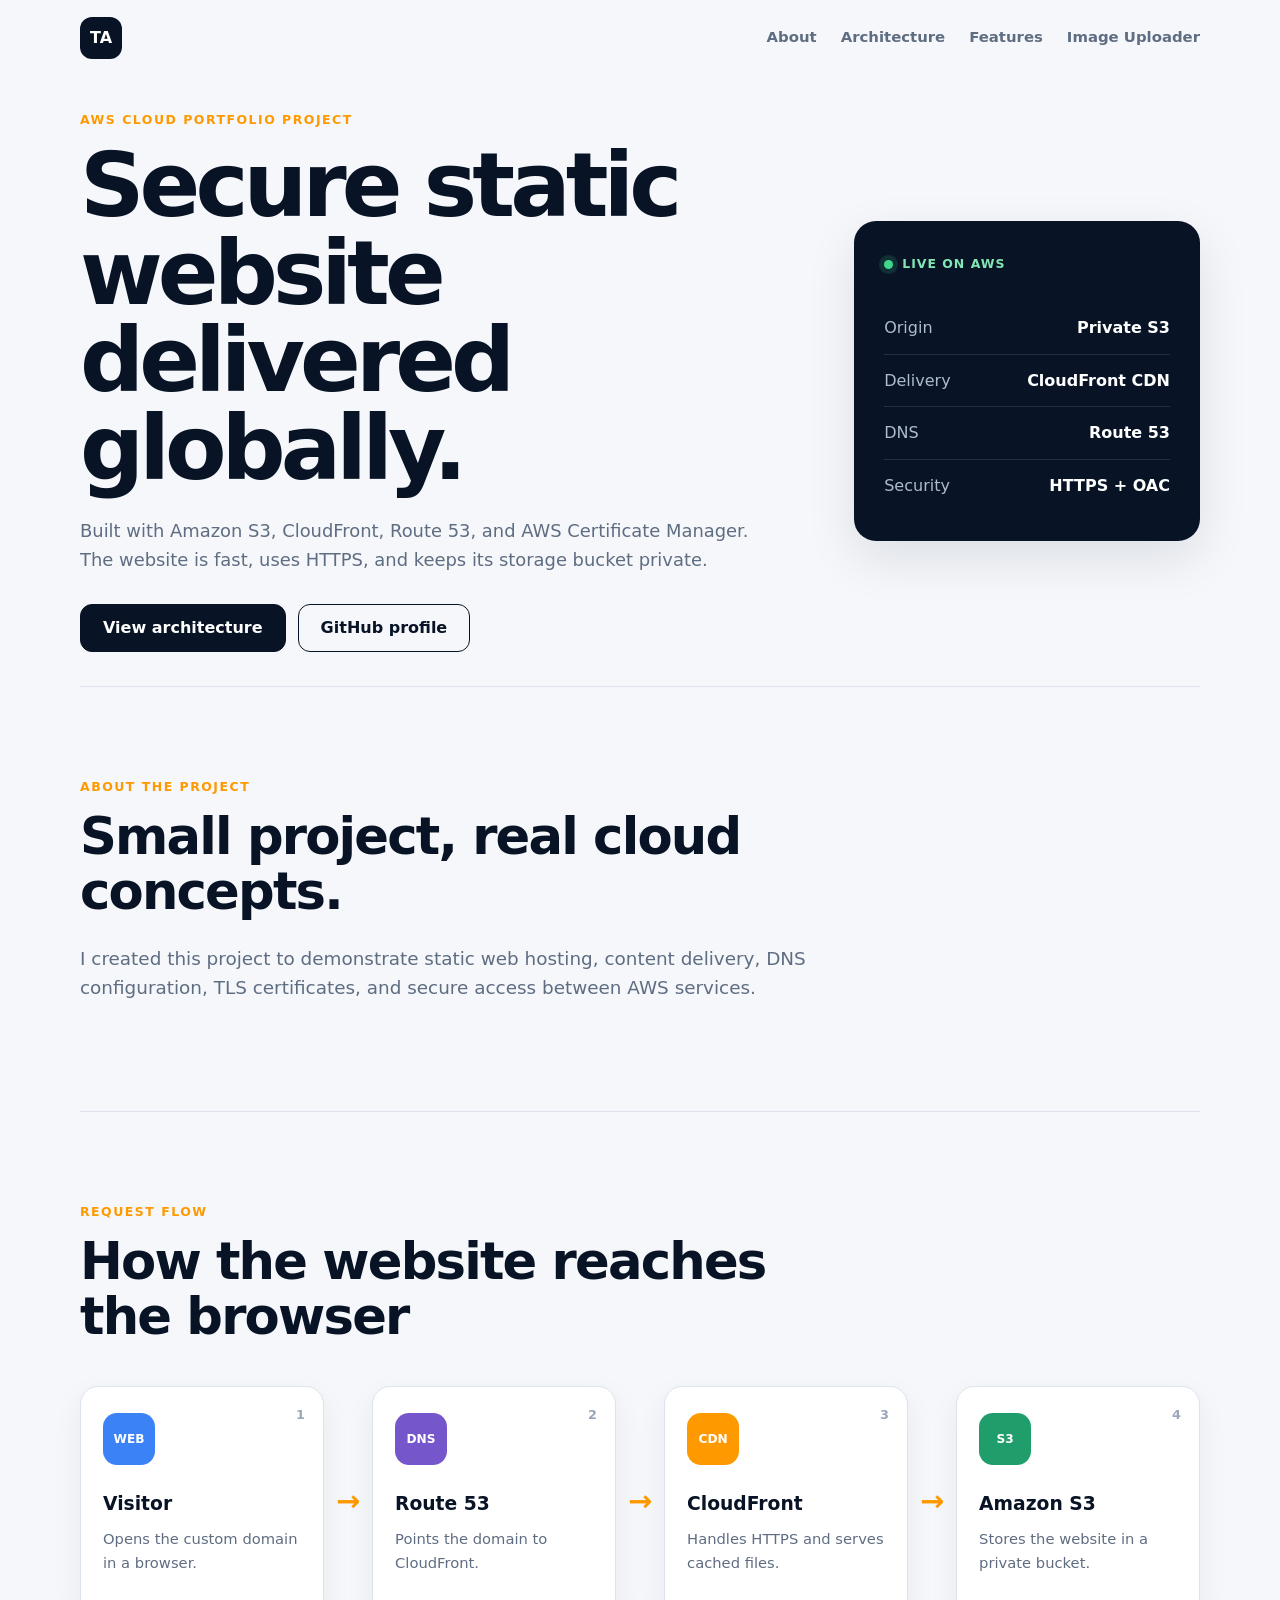
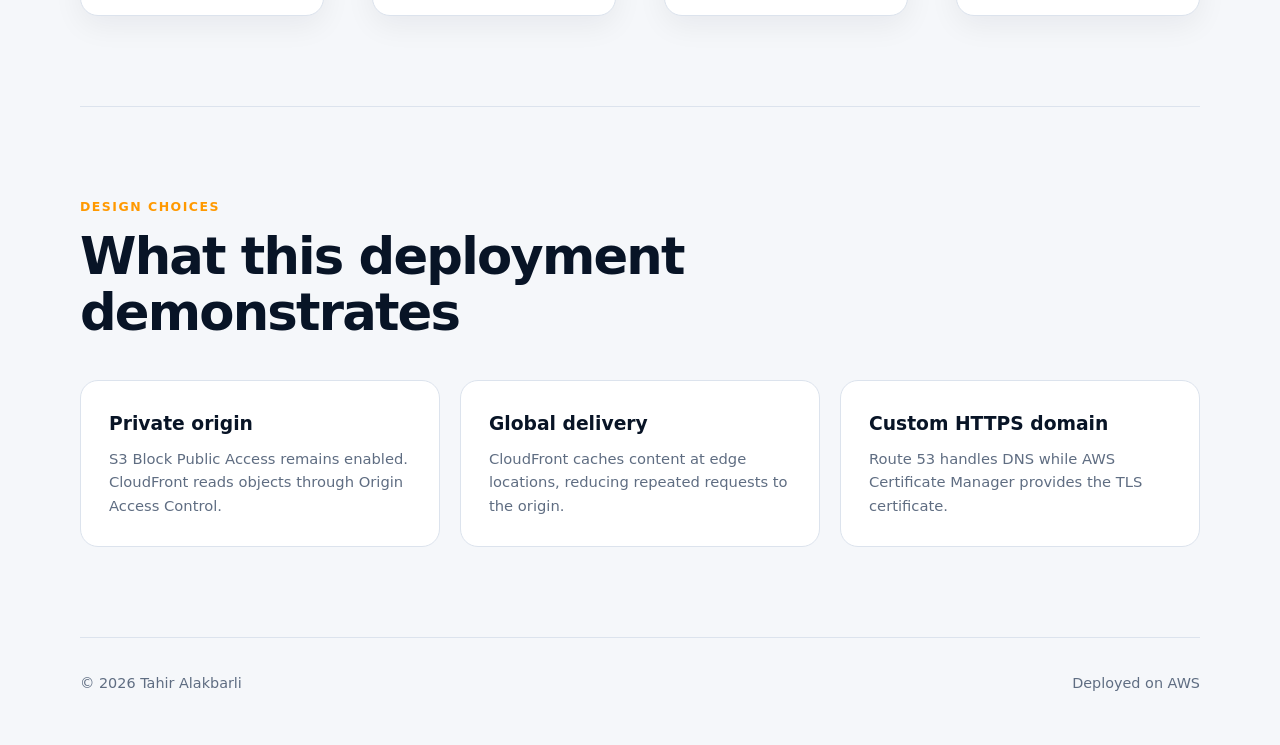
<file: frontend/index.html>
<!DOCTYPE html>
<html lang="en">
<head>
  <meta charset="UTF-8">
  <meta name="viewport" content="width=device-width, initial-scale=1.0">
  <meta name="description" content="Tahir Alakbarli's secure AWS static website project using S3, CloudFront, Route 53, and ACM.">
  <title>Tahir Alakbarli | AWS Cloud Project</title>
  <link rel="stylesheet" href="styles.css">
  <script src="script.js" defer></script>
</head>
<body>
  <header class="site-header">
    <a class="brand" href="#top" aria-label="Go to the top">TA</a>
    <nav aria-label="Main navigation">
      <a href="#about">About</a>
      <a href="#architecture">Architecture</a>
      <a href="#features">Features</a>
      <a href="uploader.html">Image Uploader</a>
    </nav>
  </header>

  <main id="top">
    <section class="hero">
      <div class="hero-copy">
        <p class="eyebrow">AWS CLOUD PORTFOLIO PROJECT</p>
        <h1>Secure static website delivered globally.</h1>
        <p class="hero-text">
          Built with Amazon S3, CloudFront, Route 53, and AWS Certificate Manager.
          The website is fast, uses HTTPS, and keeps its storage bucket private.
        </p>
        <div class="hero-actions">
          <a class="button primary" href="#architecture">View architecture</a>
          <!-- Replace your-username below with your real GitHub username. -->
          <a class="button secondary" href="https://github.com/your-username" target="_blank" rel="noopener noreferrer">GitHub profile</a>
        </div>
      </div>

      <aside class="status-card" aria-label="Project status">
        <span class="status"><span class="status-dot"></span> LIVE ON AWS</span>
        <dl>
          <div><dt>Origin</dt><dd>Private S3</dd></div>
          <div><dt>Delivery</dt><dd>CloudFront CDN</dd></div>
          <div><dt>DNS</dt><dd>Route 53</dd></div>
          <div><dt>Security</dt><dd>HTTPS + OAC</dd></div>
        </dl>
      </aside>
    </section>

    <section id="about" class="section">
      <div class="section-heading">
        <p class="eyebrow">ABOUT THE PROJECT</p>
        <h2>Small project, real cloud concepts.</h2>
      </div>
      <p class="section-intro">
        I created this project to demonstrate static web hosting, content delivery,
        DNS configuration, TLS certificates, and secure access between AWS services.
      </p>
    </section>

    <section id="architecture" class="section architecture-section">
      <div class="section-heading">
        <p class="eyebrow">REQUEST FLOW</p>
        <h2>How the website reaches the browser</h2>
      </div>

      <div class="architecture" aria-label="AWS website architecture">
        <article class="service-card">
          <span class="service-number">1</span>
          <div class="service-icon blue">WEB</div>
          <h3>Visitor</h3>
          <p>Opens the custom domain in a browser.</p>
        </article>
        <span class="arrow" aria-hidden="true">&rarr;</span>
        <article class="service-card">
          <span class="service-number">2</span>
          <div class="service-icon purple">DNS</div>
          <h3>Route 53</h3>
          <p>Points the domain to CloudFront.</p>
        </article>
        <span class="arrow" aria-hidden="true">&rarr;</span>
        <article class="service-card">
          <span class="service-number">3</span>
          <div class="service-icon orange">CDN</div>
          <h3>CloudFront</h3>
          <p>Handles HTTPS and serves cached files.</p>
        </article>
        <span class="arrow" aria-hidden="true">&rarr;</span>
        <article class="service-card">
          <span class="service-number">4</span>
          <div class="service-icon green">S3</div>
          <h3>Amazon S3</h3>
          <p>Stores the website in a private bucket.</p>
        </article>
      </div>
    </section>

    <section id="features" class="section">
      <div class="section-heading">
        <p class="eyebrow">DESIGN CHOICES</p>
        <h2>What this deployment demonstrates</h2>
      </div>
      <div class="feature-grid">
        <article>
          <h3>Private origin</h3>
          <p>S3 Block Public Access remains enabled. CloudFront reads objects through Origin Access Control.</p>
        </article>
        <article>
          <h3>Global delivery</h3>
          <p>CloudFront caches content at edge locations, reducing repeated requests to the origin.</p>
        </article>
        <article>
          <h3>Custom HTTPS domain</h3>
          <p>Route 53 handles DNS while AWS Certificate Manager provides the TLS certificate.</p>
        </article>
      </div>
    </section>
  </main>

  <footer>
    <p>&copy; <span id="year"></span> Tahir Alakbarli</p>
    <p>Deployed on AWS</p>
  </footer>
</body>
</html>
</file>
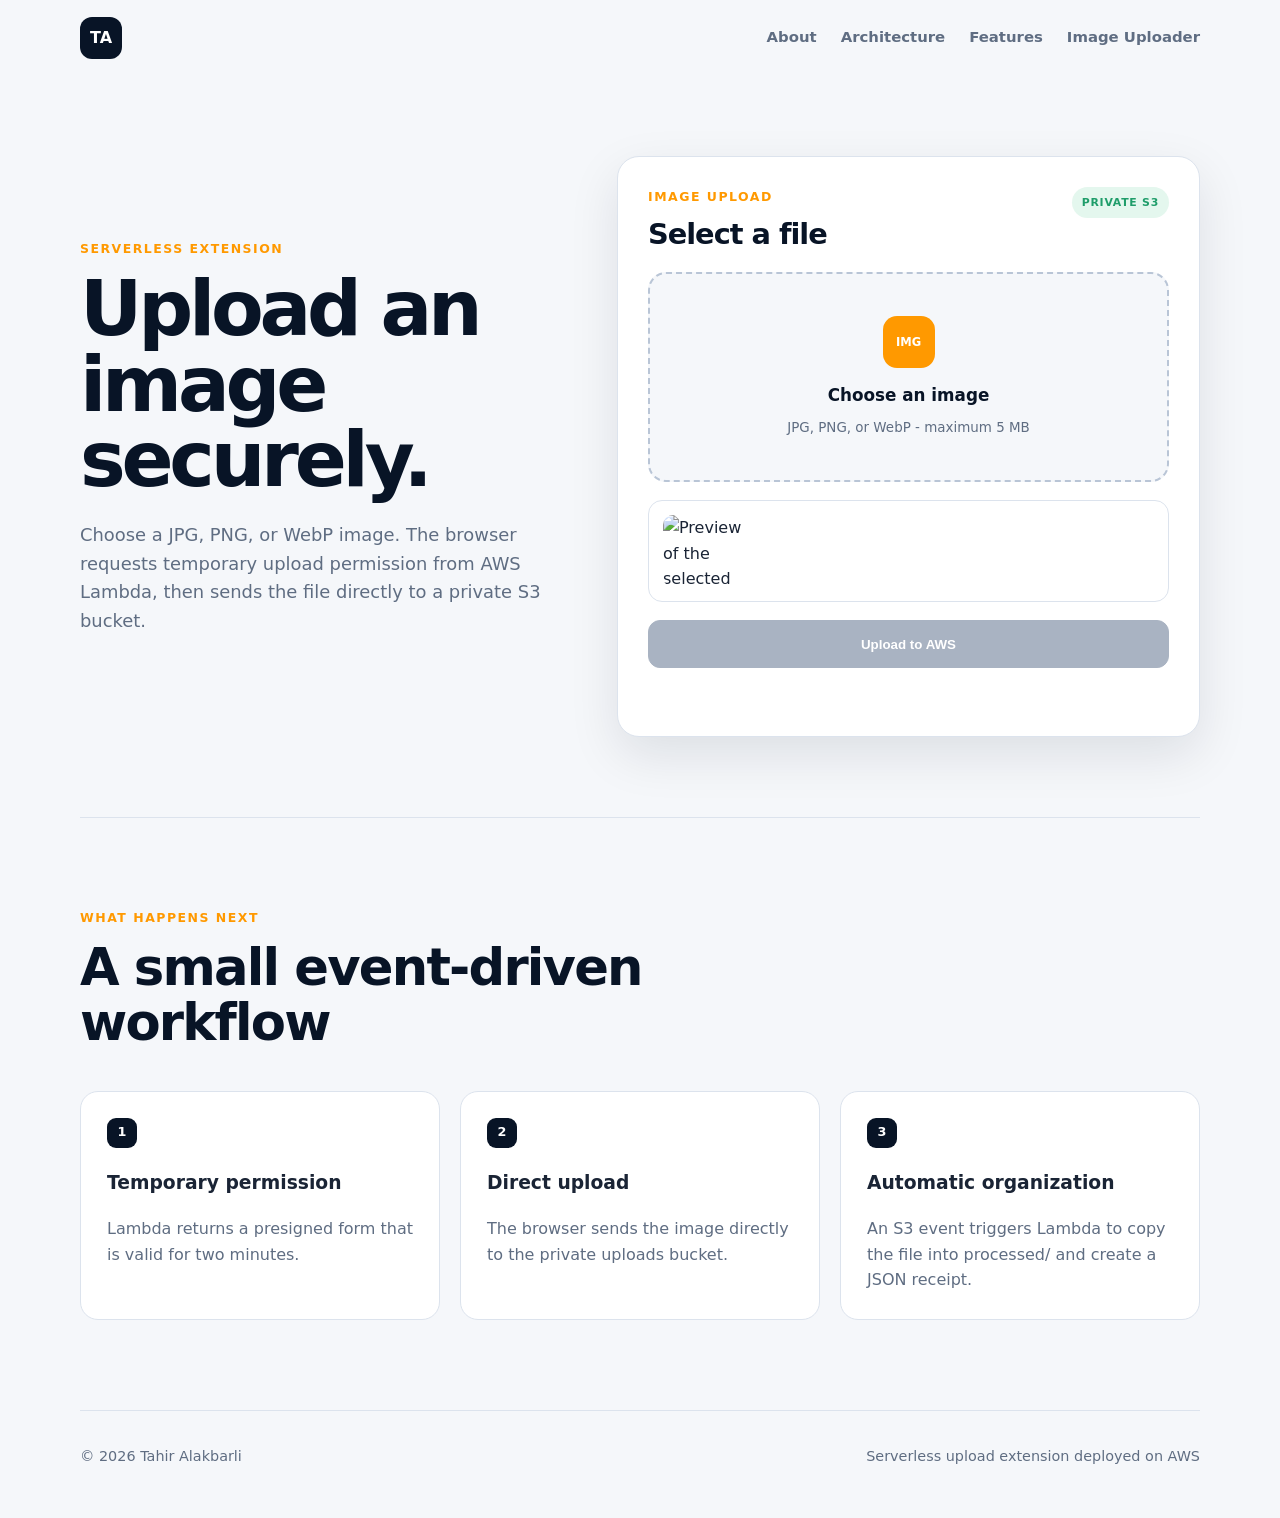
<file: frontend/uploader.html>
<!DOCTYPE html>
<html lang="en">
<head>
  <meta charset="UTF-8">
  <meta name="viewport" content="width=device-width, initial-scale=1.0">
  <meta name="description" content="A serverless image uploader built with AWS Lambda and Amazon S3.">
  <title>Image Uploader | Tahir Alakbarli</title>
  <link rel="stylesheet" href="styles.css">
  <link rel="stylesheet" href="uploader.css">
  <script src="uploader.js" defer></script>
</head>
<body>
  <header class="site-header">
    <a class="brand" href="index.html" aria-label="Return to the homepage">TA</a>
    <nav aria-label="Main navigation">
      <a href="index.html#about">About</a>
      <a href="index.html#architecture">Architecture</a>
      <a href="index.html#features">Features</a>
      <a href="uploader.html" aria-current="page">Image Uploader</a>
    </nav>
  </header>

  <main id="top">
    <section class="uploader-hero">
      <div class="section-heading">
        <p class="eyebrow">SERVERLESS EXTENSION</p>
        <h1>Upload an image securely.</h1>
        <p class="hero-text">
          Choose a JPG, PNG, or WebP image. The browser requests temporary upload
          permission from AWS Lambda, then sends the file directly to a private S3 bucket.
        </p>
      </div>

      <section class="upload-card" aria-labelledby="upload-title">
        <div class="upload-card-heading">
          <div>
            <p class="eyebrow">IMAGE UPLOAD</p>
            <h2 id="upload-title">Select a file</h2>
          </div>
          <span class="secure-badge">PRIVATE S3</span>
        </div>

        <label class="drop-zone" for="image-input" id="drop-zone">
          <span class="upload-icon" aria-hidden="true">IMG</span>
          <strong>Choose an image</strong>
          <span>JPG, PNG, or WebP - maximum 5 MB</span>
          <input id="image-input" type="file" accept="image/jpeg,image/png,image/webp">
        </label>

        <div class="preview-panel" id="preview-panel" hidden>
          <img id="image-preview" alt="Preview of the selected image">
          <div class="file-details">
            <strong id="file-name"></strong>
            <span id="file-size"></span>
          </div>
        </div>

        <button class="button primary upload-button" id="upload-button" type="button" disabled>
          Upload to AWS
        </button>

        <div class="upload-status" id="upload-status" role="status" aria-live="polite"></div>
      </section>
    </section>

    <section class="section process-section">
      <div class="section-heading">
        <p class="eyebrow">WHAT HAPPENS NEXT</p>
        <h2>A small event-driven workflow</h2>
      </div>
      <div class="process-grid">
        <article>
          <span>1</span>
          <h3>Temporary permission</h3>
          <p>Lambda returns a presigned form that is valid for two minutes.</p>
        </article>
        <article>
          <span>2</span>
          <h3>Direct upload</h3>
          <p>The browser sends the image directly to the private uploads bucket.</p>
        </article>
        <article>
          <span>3</span>
          <h3>Automatic organization</h3>
          <p>An S3 event triggers Lambda to copy the file into processed/ and create a JSON receipt.</p>
        </article>
      </div>
    </section>
  </main>

  <footer>
    <p>&copy; <span id="year"></span> Tahir Alakbarli</p>
    <p>Serverless upload extension deployed on AWS</p>
  </footer>
</body>
</html>
</file>
<file: frontend/styles.css>
:root {
  --navy: #081426;
  --navy-light: #12243e;
  --paper: #f5f7fa;
  --white: #ffffff;
  --text: #1a2435;
  --muted: #5f6d82;
  --line: #dce3ed;
  --orange: #ff9900;
  --blue: #3b82f6;
  --purple: #7657cb;
  --green: #1f9d6a;
  --shadow: 0 18px 50px rgba(8, 20, 38, 0.10);
}

* {
  box-sizing: border-box;
}

html {
  scroll-behavior: smooth;
}

body {
  margin: 0;
  background: var(--paper);
  color: var(--text);
  font-family: Inter, ui-sans-serif, system-ui, -apple-system, BlinkMacSystemFont, "Segoe UI", sans-serif;
  line-height: 1.6;
}

a {
  color: inherit;
}

.site-header {
  width: min(1120px, calc(100% - 40px));
  margin: 0 auto;
  min-height: 76px;
  display: flex;
  align-items: center;
  justify-content: space-between;
}

.brand {
  display: grid;
  place-items: center;
  width: 42px;
  height: 42px;
  border-radius: 12px;
  background: var(--navy);
  color: var(--white);
  font-weight: 800;
  text-decoration: none;
}

nav {
  display: flex;
  gap: 24px;
}

nav a {
  color: var(--muted);
  font-size: 0.93rem;
  font-weight: 650;
  text-decoration: none;
}

nav a:hover,
nav a:focus-visible {
  color: var(--orange);
}

main,
footer {
  width: min(1120px, calc(100% - 40px));
  margin: 0 auto;
}

.hero {
  min-height: 610px;
  display: grid;
  grid-template-columns: 1.35fr 0.65fr;
  gap: 56px;
  align-items: center;
}

.eyebrow {
  margin: 0 0 12px;
  color: var(--orange);
  font-size: 0.78rem;
  font-weight: 850;
  letter-spacing: 0.12em;
}

h1,
h2,
h3,
p {
  margin-top: 0;
}

h1 {
  max-width: 760px;
  margin-bottom: 24px;
  color: var(--navy);
  font-size: clamp(2.8rem, 7vw, 5.6rem);
  line-height: 0.98;
  letter-spacing: -0.055em;
}

.hero-text {
  max-width: 680px;
  color: var(--muted);
  font-size: 1.12rem;
}

.hero-actions {
  display: flex;
  flex-wrap: wrap;
  gap: 12px;
  margin-top: 30px;
}

.button {
  display: inline-flex;
  align-items: center;
  justify-content: center;
  min-height: 48px;
  padding: 0 22px;
  border: 1px solid var(--navy);
  border-radius: 12px;
  font-weight: 750;
  text-decoration: none;
  transition: transform 160ms ease, box-shadow 160ms ease;
}

.button:hover {
  transform: translateY(-2px);
  box-shadow: var(--shadow);
}

.primary {
  background: var(--navy);
  color: var(--white);
}

.secondary {
  background: transparent;
  color: var(--navy);
}

.status-card {
  padding: 30px;
  border-radius: 22px;
  background: var(--navy);
  color: var(--white);
  box-shadow: var(--shadow);
}

.status {
  display: inline-flex;
  align-items: center;
  gap: 9px;
  color: #83e7b5;
  font-size: 0.78rem;
  font-weight: 800;
  letter-spacing: 0.08em;
}

.status-dot {
  width: 9px;
  height: 9px;
  border-radius: 50%;
  background: #41d78b;
  box-shadow: 0 0 0 5px rgba(65, 215, 139, 0.14);
}

.status-card dl {
  margin: 26px 0 0;
}

.status-card dl div {
  display: flex;
  justify-content: space-between;
  gap: 20px;
  padding: 13px 0;
  border-bottom: 1px solid rgba(255, 255, 255, 0.11);
}

.status-card dl div:last-child {
  border-bottom: 0;
}

.status-card dt {
  color: #aebbd0;
}

.status-card dd {
  margin: 0;
  font-weight: 750;
  text-align: right;
}

.section {
  padding: 90px 0;
  border-top: 1px solid var(--line);
}

.section-heading {
  max-width: 760px;
}

h2 {
  margin-bottom: 24px;
  color: var(--navy);
  font-size: clamp(2rem, 4vw, 3.2rem);
  line-height: 1.08;
  letter-spacing: -0.035em;
}

.section-intro {
  max-width: 790px;
  color: var(--muted);
  font-size: 1.15rem;
}

.architecture {
  display: grid;
  grid-template-columns: 1fr auto 1fr auto 1fr auto 1fr;
  gap: 12px;
  align-items: center;
  margin-top: 42px;
}

.service-card {
  position: relative;
  min-height: 230px;
  padding: 26px 22px;
  border: 1px solid var(--line);
  border-radius: 18px;
  background: var(--white);
  box-shadow: 0 10px 30px rgba(8, 20, 38, 0.06);
}

.service-number {
  position: absolute;
  top: 18px;
  right: 18px;
  color: #9aa7ba;
  font-size: 0.8rem;
  font-weight: 800;
}

.service-icon {
  display: grid;
  place-items: center;
  width: 52px;
  height: 52px;
  margin-bottom: 24px;
  border-radius: 14px;
  color: var(--white);
  font-size: 0.76rem;
  font-weight: 900;
}

.blue { background: var(--blue); }
.purple { background: var(--purple); }
.orange { background: var(--orange); }
.green { background: var(--green); }

.service-card h3,
.feature-grid h3 {
  margin-bottom: 8px;
  color: var(--navy);
}

.service-card p,
.feature-grid p {
  margin-bottom: 0;
  color: var(--muted);
  font-size: 0.92rem;
}

.arrow {
  color: var(--orange);
  font-size: 1.8rem;
  font-weight: 900;
}

.feature-grid {
  display: grid;
  grid-template-columns: repeat(3, 1fr);
  gap: 20px;
  margin-top: 40px;
}

.feature-grid article {
  padding: 28px;
  border: 1px solid var(--line);
  border-radius: 18px;
  background: var(--white);
}

footer {
  display: flex;
  justify-content: space-between;
  gap: 20px;
  padding: 34px 0 50px;
  border-top: 1px solid var(--line);
  color: var(--muted);
  font-size: 0.9rem;
}

footer p {
  margin: 0;
}

@media (max-width: 900px) {
  .hero {
    grid-template-columns: 1fr;
    gap: 30px;
    padding: 70px 0 90px;
  }

  .status-card {
    max-width: 520px;
  }

  .architecture {
    grid-template-columns: 1fr;
  }

  .arrow {
    justify-self: center;
    transform: rotate(90deg);
  }

  .service-card {
    min-height: auto;
  }

  .feature-grid {
    grid-template-columns: 1fr;
  }
}

@media (max-width: 620px) {
  .site-header {
    min-height: 68px;
  }

  nav {
    gap: 14px;
  }

  nav a {
    font-size: 0.78rem;
  }

  .hero {
    min-height: auto;
  }

  .section {
    padding: 70px 0;
  }

  footer {
    flex-direction: column;
  }
}
</file>
<file: frontend/uploader.css>
.uploader-hero {
  min-height: 680px;
  display: grid;
  grid-template-columns: 0.9fr 1.1fr;
  gap: 60px;
  align-items: center;
  padding: 80px 0;
}

.uploader-hero h1 {
  font-size: clamp(2.8rem, 6vw, 5.2rem);
}

.upload-card {
  padding: 30px;
  border: 1px solid var(--line);
  border-radius: 22px;
  background: var(--white);
  box-shadow: var(--shadow);
}

.upload-card-heading {
  display: flex;
  align-items: flex-start;
  justify-content: space-between;
  gap: 20px;
  margin-bottom: 22px;
}

.upload-card-heading h2 {
  margin: 0;
  font-size: 1.8rem;
}

.secure-badge {
  padding: 7px 10px;
  border-radius: 999px;
  background: #e4f7ee;
  color: var(--green);
  font-size: 0.68rem;
  font-weight: 850;
  letter-spacing: 0.07em;
  white-space: nowrap;
}

.drop-zone {
  min-height: 210px;
  display: flex;
  flex-direction: column;
  align-items: center;
  justify-content: center;
  gap: 8px;
  padding: 28px;
  border: 2px dashed #b9c5d6;
  border-radius: 18px;
  background: var(--paper);
  color: var(--muted);
  cursor: pointer;
  text-align: center;
  transition: border-color 160ms ease, background 160ms ease;
}

.drop-zone:hover,
.drop-zone.dragging {
  border-color: var(--orange);
  background: #fff8ec;
}

.drop-zone strong {
  color: var(--navy);
  font-size: 1.05rem;
}

.drop-zone span:last-of-type {
  font-size: 0.84rem;
}

.drop-zone input {
  position: absolute;
  width: 1px;
  height: 1px;
  overflow: hidden;
  clip: rect(0, 0, 0, 0);
}

.upload-icon {
  display: grid;
  place-items: center;
  width: 52px;
  height: 52px;
  margin-bottom: 6px;
  border-radius: 14px;
  background: var(--orange);
  color: var(--white);
  font-size: 0.72rem;
  font-weight: 900;
}

.preview-panel {
  display: grid;
  grid-template-columns: 88px 1fr;
  gap: 16px;
  align-items: center;
  margin-top: 18px;
  padding: 14px;
  border: 1px solid var(--line);
  border-radius: 14px;
}

.preview-panel img {
  width: 88px;
  height: 72px;
  border-radius: 10px;
  object-fit: cover;
}

.file-details {
  min-width: 0;
  display: flex;
  flex-direction: column;
  gap: 3px;
}

.file-details strong {
  overflow: hidden;
  color: var(--navy);
  text-overflow: ellipsis;
  white-space: nowrap;
}

.file-details span {
  color: var(--muted);
  font-size: 0.85rem;
}

.upload-button {
  width: 100%;
  margin-top: 18px;
  cursor: pointer;
}

.upload-button:disabled {
  border-color: #a9b3c2;
  background: #a9b3c2;
  cursor: not-allowed;
  transform: none;
  box-shadow: none;
}

.upload-status {
  min-height: 24px;
  margin-top: 14px;
  font-size: 0.9rem;
  font-weight: 700;
}

.upload-status.loading { color: var(--blue); }
.upload-status.success { color: var(--green); }
.upload-status.error { color: #d64545; }

.process-grid {
  display: grid;
  grid-template-columns: repeat(3, 1fr);
  gap: 20px;
  margin-top: 40px;
}

.process-grid article {
  padding: 26px;
  border: 1px solid var(--line);
  border-radius: 18px;
  background: var(--white);
}

.process-grid article > span {
  display: grid;
  place-items: center;
  width: 30px;
  height: 30px;
  margin-bottom: 20px;
  border-radius: 9px;
  background: var(--navy);
  color: var(--white);
  font-size: 0.8rem;
  font-weight: 850;
}

.process-grid p {
  margin-bottom: 0;
  color: var(--muted);
}

@media (max-width: 900px) {
  .uploader-hero {
    grid-template-columns: 1fr;
    gap: 36px;
  }

  .process-grid {
    grid-template-columns: 1fr;
  }
}

@media (max-width: 620px) {
  .upload-card {
    padding: 20px;
  }

  .upload-card-heading {
    flex-direction: column;
  }
}
</file>
